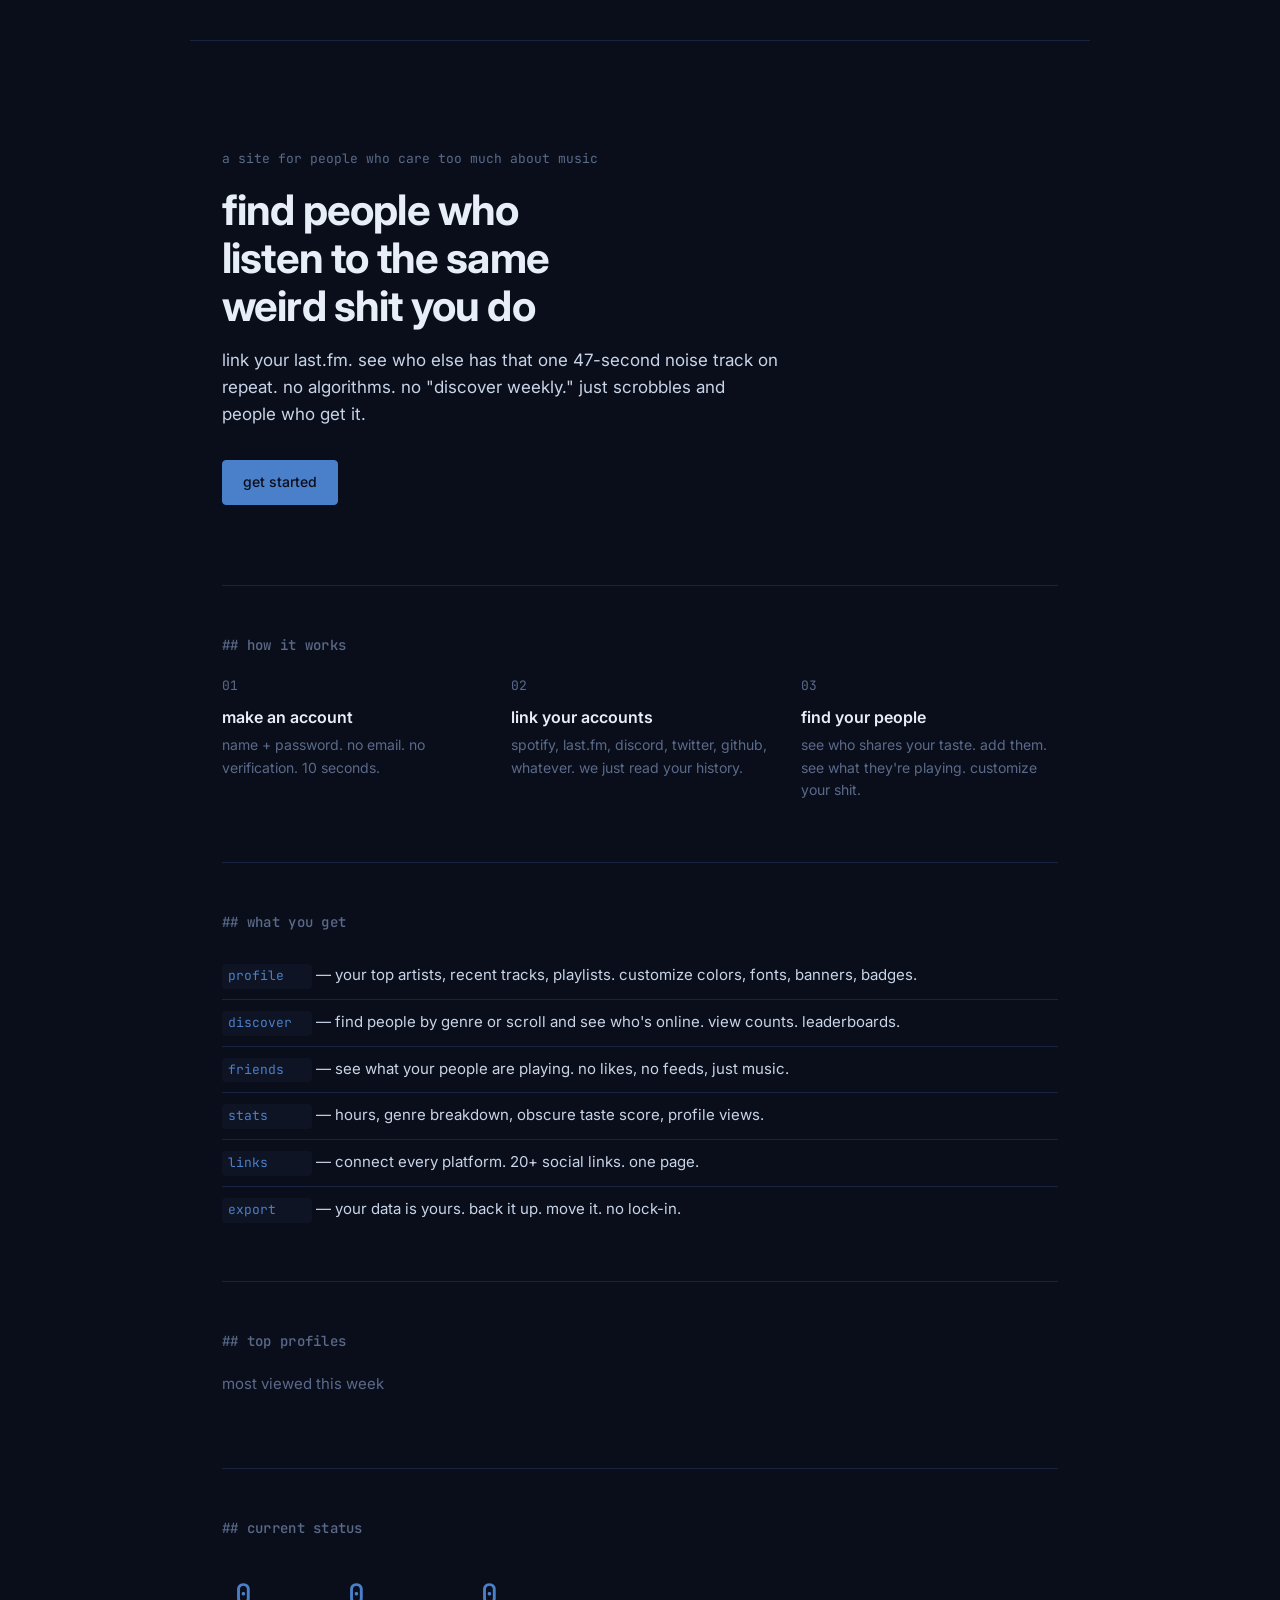
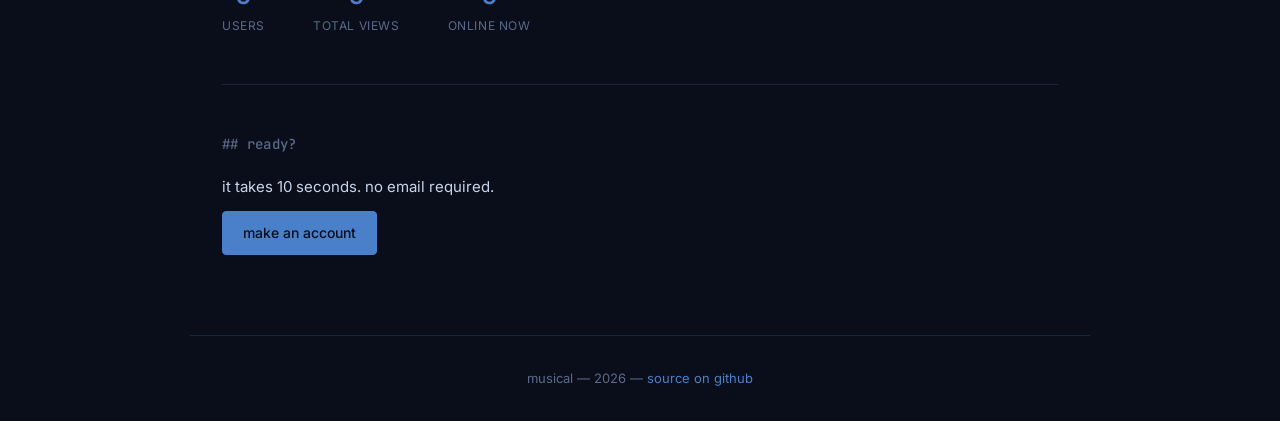
<file: index.html>
<!DOCTYPE html>
<html lang="en">
<head>
  <meta charset="UTF-8">
  <meta name="viewport" content="width=device-width, initial-scale=1.0">
  <title>musical</title>
  <link href="https://fonts.googleapis.com/css2?family=Inter:wght@400;500;600;700;800;900&family=JetBrains+Mono:wght@400;500&family=Space+Grotesk:wght@400;500;600;700&family=Playfair+Display:wght@400;500;600;700&family=Bebas+Neue&family=Creepster&display=swap" rel="stylesheet">
  <link rel="stylesheet" href="https://cdnjs.cloudflare.com/ajax/libs/font-awesome/6.5.1/css/all.min.css">
  <style>
    :root { --bg: #0a0e1a; --bg-raised: #0f1424; --border: #1a2342; --text: #c8d4e8; --text-bright: #e8eef8; --text-muted: #5a6a8a; --accent: #4a7fc9; --accent-hover: #5a90e0; --radius: 4px; --font: 'Inter',-apple-system,sans-serif; --font-mono: 'JetBrains Mono',monospace; }
    * { margin: 0; padding: 0; box-sizing: border-box; }
    html { scroll-behavior: smooth; }
    body { font-family: var(--font); background: var(--bg); color: var(--text); line-height: 1.6; font-size: 15px; -webkit-font-smoothing: antialiased; }
    .nav { display: flex; align-items: center; justify-content: space-between; padding: 20px 32px; border-bottom: 1px solid var(--border); max-width: 900px; margin: 0 auto; }
    .nav-logo { font-family: var(--font-mono); font-size: 16px; font-weight: 500; color: var(--text-bright); text-decoration: none; letter-spacing: -0.02em; }
    .nav-logo:hover { color: var(--accent); }
    .nav-links { display: flex; align-items: center; gap: 24px; }
    .nav-links a { color: var(--text-muted); text-decoration: none; font-size: 14px; transition: color .15s; }
    .nav-links a:hover, .nav-links a.active { color: var(--text); }
    .nav-user { display: flex; align-items: center; gap: 10px; text-decoration: none; }
    .nav-avatar { width: 30px; height: 30px; border-radius: 50%; background: var(--bg-raised); border: 1px solid var(--border); display: flex; align-items: center; justify-content: center; font-family: var(--font-mono); font-size: 12px; color: var(--accent); overflow: hidden; }
    .nav-avatar img { width: 100%; height: 100%; object-fit: cover; }
    .container { max-width: 900px; margin: 0 auto; padding: 48px 32px 80px; }
    h1 { font-size: 42px; font-weight: 700; color: var(--text-bright); line-height: 1.15; letter-spacing: -0.02em; margin-bottom: 16px; }
    h2 { font-family: var(--font-mono); font-size: 14px; font-weight: 500; color: var(--text-muted); text-transform: lowercase; margin-bottom: 20px; letter-spacing: 0.02em; }
    h3 { font-size: 16px; font-weight: 600; color: var(--text-bright); margin-bottom: 4px; }
    p { margin-bottom: 12px; max-width: 640px; }
    .muted { color: var(--text-muted); }
    .lead { font-size: 17px; line-height: 1.6; color: var(--text); max-width: 560px; }
    a { color: var(--accent); text-decoration: none; }
    a:hover { text-decoration: underline; }
    code { font-family: var(--font-mono); font-size: 13px; background: var(--bg-raised); padding: 2px 6px; border-radius: var(--radius); color: var(--accent); }
    .hero { padding: 60px 0 80px; }
    .hero .muted { font-family: var(--font-mono); font-size: 13px; margin-bottom: 16px; }
    .hero-actions { display: flex; gap: 12px; margin-top: 32px; }
    .btn { display: inline-flex; align-items: center; justify-content: center; padding: 10px 20px; border-radius: var(--radius); font-size: 14px; font-weight: 500; cursor: pointer; transition: all .15s; border: 1px solid transparent; text-decoration: none; font-family: var(--font); background: transparent; }
    .btn-primary { background: var(--accent); color: var(--bg); border-color: var(--accent); }
    .btn-primary:hover { background: var(--accent-hover); border-color: var(--accent-hover); text-decoration: none; }
    .btn-secondary { background: transparent; color: var(--text); border-color: var(--border); }
    .btn-secondary:hover { border-color: var(--accent); color: var(--accent); text-decoration: none; }
    .btn-ghost { color: var(--text-muted); border-color: transparent; }
    .btn-ghost:hover { color: var(--text); text-decoration: none; }
    .btn-sm { padding: 6px 14px; font-size: 13px; }
    .section { padding: 48px 0; border-top: 1px solid var(--border); }
    .cta { padding-bottom: 0; }
    .steps { display: grid; grid-template-columns: repeat(3,1fr); gap: 32px; }
    .step-num { font-family: var(--font-mono); font-size: 13px; color: var(--text-muted); display: block; margin-bottom: 8px; }
    .step p { font-size: 14px; color: var(--text-muted); margin-top: 4px; }
    .feature-list { list-style: none; }
    .feature-list li { padding: 10px 0; border-bottom: 1px solid var(--border); font-size: 15px; }
    .feature-list li:last-child { border-bottom: none; }
    .feature-list code { display: inline-block; min-width: 90px; }
    .stats-bar { display: flex; gap: 48px; margin-top: 32px; }
    .stat-item { text-align: center; }
    .stat-item .num { font-family: var(--font-mono); font-size: 28px; font-weight: 500; color: var(--accent); }
    .stat-item .label { font-size: 12px; color: var(--text-muted); text-transform: uppercase; letter-spacing: 0.05em; }
    .top-profiles { display: grid; grid-template-columns: repeat(3, 1fr); gap: 16px; margin-top: 24px; }
    .top-profile-card { background: var(--bg-raised); border: 1px solid var(--border); border-radius: var(--radius); padding: 20px; cursor: pointer; transition: all .15s; text-decoration: none; color: var(--text); }
    .top-profile-card:hover { border-color: var(--accent); transform: translateY(-2px); }
    .top-profile-card .avatar { width: 48px; height: 48px; border-radius: 50%; background: var(--bg); border: 1px solid var(--border); display: flex; align-items: center; justify-content: center; font-family: var(--font-mono); font-size: 18px; color: var(--accent); margin-bottom: 12px; overflow: hidden; }
    .top-profile-card .avatar img { width: 100%; height: 100%; object-fit: cover; }
    .top-profile-card .name { font-weight: 600; font-size: 14px; margin-bottom: 2px; }
    .top-profile-card .handle { font-size: 12px; color: var(--text-muted); }
    .top-profile-card .views { font-size: 12px; color: var(--text-muted); margin-top: 8px; }
    .badge-inline { font-size: 10px; padding: 1px 5px; border-radius: 3px; font-weight: 600; margin-left: 4px; vertical-align: middle; }
    .footer { max-width: 900px; margin: 0 auto; padding: 32px; border-top: 1px solid var(--border); text-align: center; }
    .footer p { font-size: 13px; color: var(--text-muted); margin: 0 auto; }
    .toast-container { position: fixed; bottom: 24px; right: 24px; z-index: 1000; display: flex; flex-direction: column; gap: 8px; }
    .toast { background: var(--bg-raised); border: 1px solid var(--border); border-radius: var(--radius); padding: 12px 18px; font-size: 13px; box-shadow: 0 4px 20px rgba(0,0,0,0.4); animation: slideIn .2s ease; }
    @keyframes slideIn { from { transform: translateX(20px); opacity: 0; } to { transform: translateX(0); opacity: 1; } }
    @media (max-width: 768px) { .nav { padding: 16px 20px; } .container { padding: 32px 20px 60px; } h1 { font-size: 32px; } .steps { grid-template-columns: 1fr; } .hero-actions { flex-direction: column; } .top-profiles { grid-template-columns: 1fr; } .stats-bar { flex-wrap: wrap; gap: 24px; } }
  </style>
</head>
<body>
  <nav class="nav" id="navbar"></nav>
  <main class="container">
    <section class="hero">
      <p class="muted">a site for people who care too much about music</p>
      <h1>find people who<br>listen to the same<br>weird shit you do</h1>
      <p class="lead">link your last.fm. see who else has that one 47-second noise track on repeat. no algorithms. no "discover weekly." just scrobbles and people who get it.</p>
      <div class="hero-actions" id="hero-actions"><a href="login.html" class="btn btn-primary">get started</a></div>
    </section>
    <section class="section">
      <h2>## how it works</h2>
      <div class="steps">
        <div class="step"><span class="step-num">01</span><h3>make an account</h3><p>name + password. no email. no verification. 10 seconds.</p></div>
        <div class="step"><span class="step-num">02</span><h3>link your accounts</h3><p>spotify, last.fm, discord, twitter, github, whatever. we just read your history.</p></div>
        <div class="step"><span class="step-num">03</span><h3>find your people</h3><p>see who shares your taste. add them. see what they're playing. customize your shit.</p></div>
      </div>
    </section>
    <section class="section">
      <h2>## what you get</h2>
      <ul class="feature-list">
        <li><code>profile</code> — your top artists, recent tracks, playlists. customize colors, fonts, banners, badges.</li>
        <li><code>discover</code> — find people by genre or scroll and see who's online. view counts. leaderboards.</li>
        <li><code>friends</code> — see what your people are playing. no likes, no feeds, just music.</li>
        <li><code>stats</code> — hours, genre breakdown, obscure taste score, profile views.</li>
        <li><code>links</code> — connect every platform. 20+ social links. one page.</li>
        <li><code>export</code> — your data is yours. back it up. move it. no lock-in.</li>
      </ul>
    </section>
    <section class="section">
      <h2>## top profiles</h2>
      <p class="muted">most viewed this week</p>
      <div class="top-profiles" id="top-profiles"></div>
    </section>
    <section class="section">
      <h2>## current status</h2>
      <div class="stats-bar" id="site-stats">
        <div class="stat-item"><div class="num" id="stat-users">0</div><div class="label">users</div></div>
        <div class="stat-item"><div class="num" id="stat-views">0</div><div class="label">total views</div></div>
        <div class="stat-item"><div class="num" id="stat-online">0</div><div class="label">online now</div></div>
      </div>
    </section>
    <section class="section cta"><h2>## ready?</h2><p>it takes 10 seconds. no email required.</p><a href="login.html" class="btn btn-primary" id="cta-btn">make an account</a></section>
  </main>
  <footer class="footer"><p>musical — 2026 — <a href="https://github.com/codebasehq1337/musical">source on github</a></p></footer>
  <script src="app.js"></script>
  <script>
    APP.renderNav();
    const session = APP.getSession();
    if (session) {
      document.getElementById('hero-actions').innerHTML = '<a href="discover.html" class="btn btn-primary">find people</a><a href="profile.html" class="btn btn-secondary">your profile</a>';
      document.getElementById('cta-btn').href = 'discover.html';
      document.getElementById('cta-btn').textContent = 'start discovering';
    }
    const accounts = APP.getAccounts().sort((a, b) => (b.views || 0) - (a.views || 0)).slice(0, 6);
    document.getElementById('top-profiles').innerHTML = accounts.map(u => `
      <a href="profile.html?id=${u.id}" class="top-profile-card">
        <div class="avatar" style="${u.avatar ? `background-image:url('${u.avatar}');background-size:cover;background-position:center;color:transparent;` : ''}">${u.avatar ? '' : u.name.charAt(0).toUpperCase()}</div>
        <div class="name">${u.name}${APP.renderBadgesInline(u.badges)}</div>
        <div class="handle">@${u.username}</div>
        <div class="views">${u.views || 0} views</div>
      </a>
    `).join('');
    document.getElementById('stat-users').textContent = APP.getAccounts().length;
    document.getElementById('stat-views').textContent = APP.getAccounts().reduce((s, u) => s + (u.views || 0), 0).toLocaleString();
    document.getElementById('stat-online').textContent = APP.getAccounts().filter(u => u.status === 'online').length;
  </script>
</body>
</html>
</file>
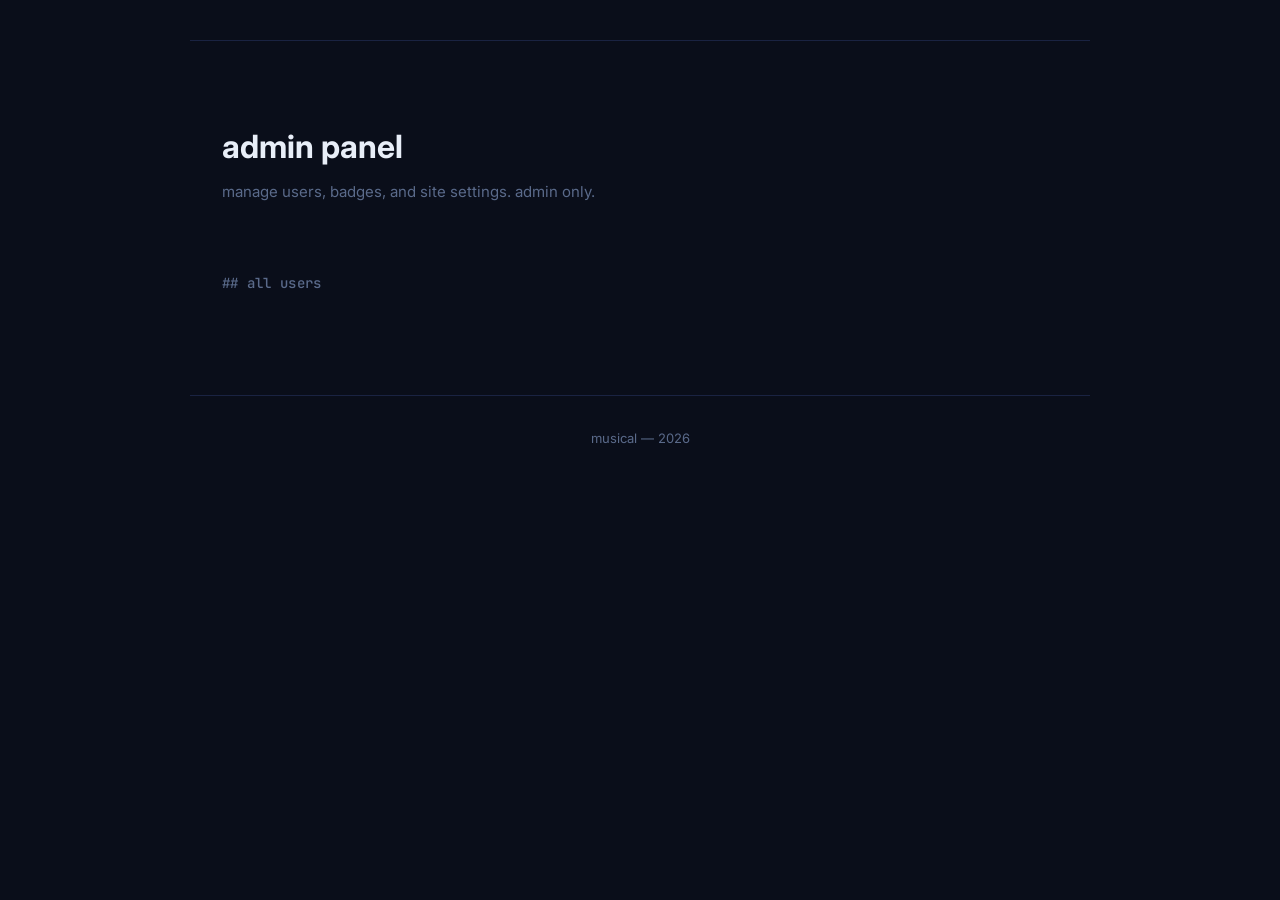
<file: admin.html>
<!DOCTYPE html>
<html lang="en">
<head>
  <meta charset="UTF-8">
  <meta name="viewport" content="width=device-width, initial-scale=1.0">
  <title>admin — musical</title>
  <link rel="stylesheet" href="https://cdnjs.cloudflare.com/ajax/libs/font-awesome/6.5.1/css/all.min.css">
  <style>
    @import url('https://fonts.googleapis.com/css2?family=Inter:wght@400;500;600;700&family=JetBrains+Mono:wght@400;500&display=swap');
    :root { --bg: #0a0e1a; --bg-raised: #0f1424; --border: #1a2342; --text: #c8d4e8; --text-bright: #e8eef8; --text-muted: #5a6a8a; --accent: #4a7fc9; --accent-hover: #5a90e0; --radius: 4px; --font: 'Inter',-apple-system,sans-serif; --font-mono: 'JetBrains Mono',monospace; }
    * { margin: 0; padding: 0; box-sizing: border-box; }
    body { font-family: var(--font); background: var(--bg); color: var(--text); line-height: 1.6; font-size: 15px; -webkit-font-smoothing: antialiased; }
    .nav { display: flex; align-items: center; justify-content: space-between; padding: 20px 32px; border-bottom: 1px solid var(--border); max-width: 900px; margin: 0 auto; }
    .nav-logo { font-family: var(--font-mono); font-size: 16px; font-weight: 500; color: var(--text-bright); text-decoration: none; }
    .nav-links { display: flex; align-items: center; gap: 24px; }
    .nav-links a { color: var(--text-muted); text-decoration: none; font-size: 14px; transition: color .15s; }
    .nav-links a:hover, .nav-links a.active { color: var(--text); }
    .nav-user { display: flex; align-items: center; gap: 10px; text-decoration: none; }
    .nav-avatar { width: 30px; height: 30px; border-radius: 50%; background: var(--bg-raised); border: 1px solid var(--border); display: flex; align-items: center; justify-content: center; font-family: var(--font-mono); font-size: 12px; color: var(--accent); overflow: hidden; }
    .nav-avatar img { width: 100%; height: 100%; object-fit: cover; }
    .container { max-width: 900px; margin: 0 auto; padding: 48px 32px 80px; }
    h1 { font-size: 32px; font-weight: 700; color: var(--text-bright); margin-bottom: 8px; }
    h2 { font-family: var(--font-mono); font-size: 14px; font-weight: 500; color: var(--text-muted); text-transform: lowercase; margin-bottom: 20px; letter-spacing: 0.02em; }
    h3 { font-size: 15px; font-weight: 600; color: var(--text-bright); margin-bottom: 2px; }
    p { margin-bottom: 12px; max-width: 640px; }
    .muted { color: var(--text-muted); }
    .page-header { padding: 32px 0 24px; }
    .btn { display: inline-flex; align-items: center; justify-content: center; padding: 10px 20px; border-radius: var(--radius); font-size: 14px; font-weight: 500; cursor: pointer; transition: all .15s; border: 1px solid transparent; text-decoration: none; font-family: var(--font); background: transparent; }
    .btn-primary { background: var(--accent); color: var(--bg); border-color: var(--accent); }
    .btn-primary:hover { background: var(--accent-hover); text-decoration: none; }
    .btn-secondary { background: transparent; color: var(--text); border-color: var(--border); }
    .btn-secondary:hover { border-color: var(--accent); color: var(--accent); text-decoration: none; }
    .btn-sm { padding: 6px 14px; font-size: 13px; }
    .admin-stats { display: grid; grid-template-columns: repeat(3, 1fr); gap: 16px; margin-bottom: 32px; }
    .admin-stat { background: var(--bg-raised); border: 1px solid var(--border); border-radius: var(--radius); padding: 24px; text-align: center; }
    .admin-stat-num { font-family: var(--font-mono); font-size: 32px; font-weight: 500; color: var(--accent); }
    .admin-stat-label { font-size: 12px; color: var(--text-muted); text-transform: uppercase; letter-spacing: 0.05em; margin-top: 4px; }
    .admin-user-row { display: flex; align-items: center; justify-content: space-between; padding: 16px 20px; background: var(--bg-raised); border: 1px solid var(--border); border-radius: var(--radius); margin-bottom: 8px; transition: all .15s; }
    .admin-user-row:hover { border-color: var(--accent); }
    .admin-user-info { display: flex; align-items: center; gap: 8px; flex-wrap: wrap; }
    .admin-user-info strong { color: var(--text-bright); }
    .admin-user-meta { display: flex; align-items: center; gap: 16px; }
    .status-dot { width: 8px; height: 8px; border-radius: 50%; display: inline-block; }
    .status-dot.online { background: #22c55e; }
    .status-dot.idle { background: #f59e0b; }
    .status-dot.dnd { background: #ef4444; }
    .status-dot.offline { background: #6b7280; }
    .badge-inline { font-size: 10px; padding: 1px 5px; border-radius: 3px; font-weight: 600; margin-left: 4px; vertical-align: middle; }
    .modal-overlay { position: fixed; inset: 0; background: rgba(0,0,0,0.7); backdrop-filter: blur(10px); z-index: 2000; display: none; align-items: center; justify-content: center; padding: 16px; }
    .modal-overlay.active { display: flex; }
    .modal { background: var(--bg-raised); border: 1px solid var(--border); border-radius: var(--radius); width: 100%; max-width: 480px; padding: 32px; position: relative; max-height: 80vh; overflow-y: auto; }
    .modal h3 { font-size: 18px; margin-bottom: 20px; }
    .modal-close { position: absolute; top: 16px; right: 16px; background: none; border: none; color: var(--text-muted); font-size: 18px; cursor: pointer; }
    .form-group { margin-bottom: 16px; }
    .form-group label { display: block; font-size: 13px; color: var(--text-muted); margin-bottom: 6px; }
    .form-group input, .form-group select { width: 100%; padding: 10px 12px; background: var(--bg); border: 1px solid var(--border); border-radius: var(--radius); color: var(--text); font-family: var(--font); font-size: 14px; outline: none; }
    .form-group input:focus, .form-group select:focus { border-color: var(--accent); }
    .badge-editor { display: flex; flex-wrap: wrap; gap: 8px; margin-top: 8px; }
    .badge-checkbox { display: flex; align-items: center; gap: 6px; cursor: pointer; font-size: 13px; }
    .badge-checkbox input { width: auto; }
    .badge-checkbox span { padding: 4px 10px; border-radius: var(--radius); border: 1px solid; font-weight: 600; font-size: 11px; text-transform: uppercase; }
    .footer { max-width: 900px; margin: 0 auto; padding: 32px; border-top: 1px solid var(--border); text-align: center; }
    .footer p { font-size: 13px; color: var(--text-muted); margin: 0 auto; }
    .toast-container { position: fixed; bottom: 24px; right: 24px; z-index: 1000; display: flex; flex-direction: column; gap: 8px; }
    .toast { background: var(--bg-raised); border: 1px solid var(--border); border-radius: var(--radius); padding: 12px 18px; font-size: 13px; animation: slideIn .2s ease; }
    @keyframes slideIn { from { transform: translateX(20px); opacity: 0; } to { transform: translateX(0); opacity: 1; } }
    @media (max-width: 768px) { .nav { padding: 16px 20px; } .container { padding: 32px 20px 60px; } .admin-stats { grid-template-columns: 1fr; } .admin-user-row { flex-direction: column; align-items: flex-start; gap: 8px; } .admin-user-meta { width: 100%; justify-content: space-between; } }
  </style>
</head>
<body>
  <nav class="nav" id="navbar"></nav>
  <main class="container">
    <div class="page-header">
      <h1>admin panel</h1>
      <p class="muted">manage users, badges, and site settings. admin only.</p>
    </div>
    <div class="admin-stats" id="admin-stats"></div>
    <section>
      <h2>## all users</h2>
      <div id="admin-users"></div>
    </section>
  </main>
  <div class="modal-overlay" id="admin-modal">
    <div class="modal">
      <button class="modal-close" onclick="document.getElementById('admin-modal').classList.remove('active')"><i class="fas fa-times"></i></button>
      <div id="admin-modal-content"></div>
    </div>
  </div>
  <footer class="footer"><p>musical — 2026</p></footer>
  <script src="app.js"></script>
  <script>APP.requireAuth(); APP.renderNav(); APP.renderAdmin();</script>
</body>
</html>
</file>
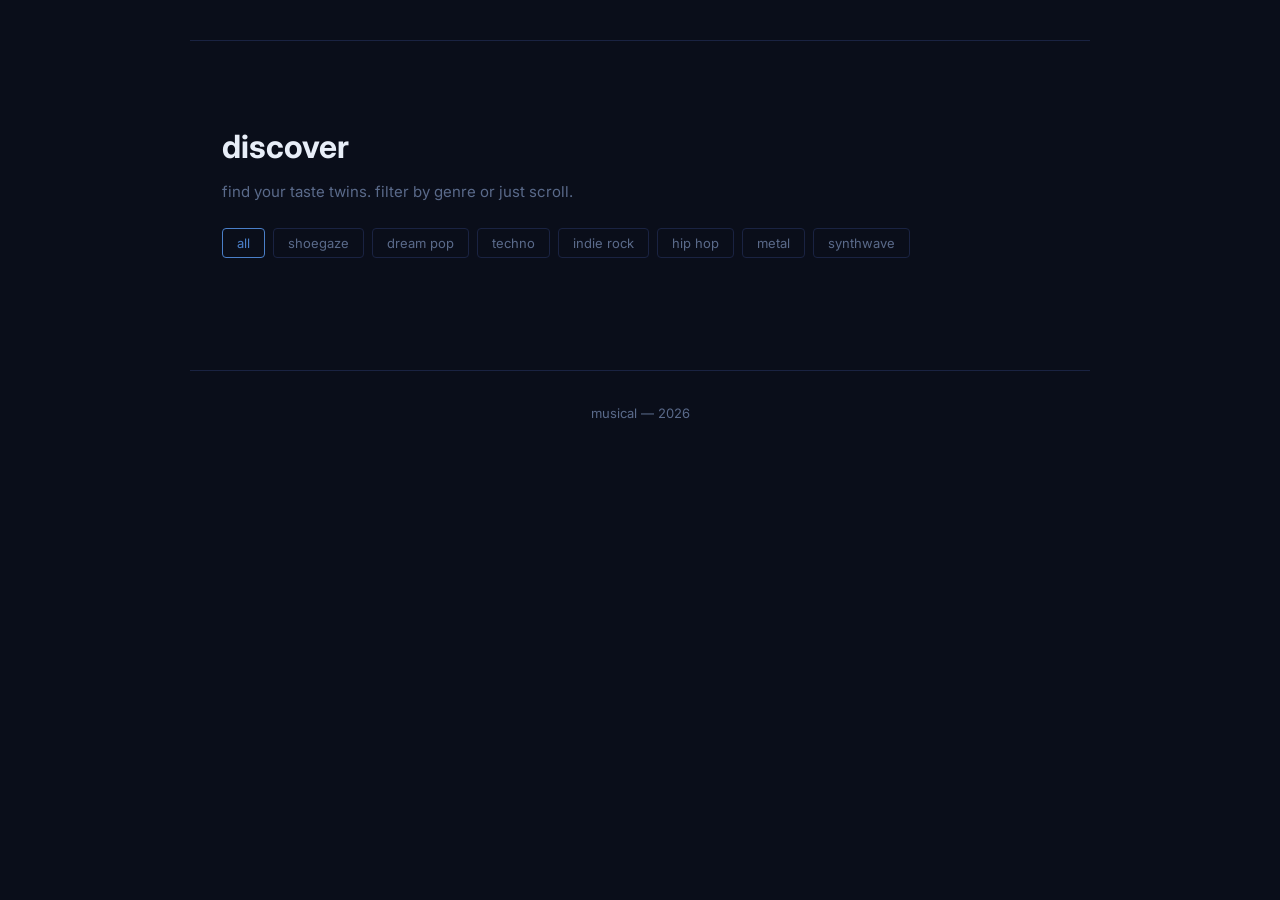
<file: discover.html>
<!DOCTYPE html>
<html lang="en">
<head>
  <meta charset="UTF-8">
  <meta name="viewport" content="width=device-width, initial-scale=1.0">
  <title>discover — musical</title>
  <link rel="stylesheet" href="https://cdnjs.cloudflare.com/ajax/libs/font-awesome/6.5.1/css/all.min.css">
  <style>
    @import url('https://fonts.googleapis.com/css2?family=Inter:wght@400;500;600;700&family=JetBrains+Mono:wght@400;500&display=swap');
    :root { --bg: #0a0e1a; --bg-raised: #0f1424; --border: #1a2342; --text: #c8d4e8; --text-bright: #e8eef8; --text-muted: #5a6a8a; --accent: #4a7fc9; --accent-hover: #5a90e0; --radius: 4px; --font: 'Inter',-apple-system,sans-serif; --font-mono: 'JetBrains Mono',monospace; }
    * { margin: 0; padding: 0; box-sizing: border-box; }
    body { font-family: var(--font); background: var(--bg); color: var(--text); line-height: 1.6; font-size: 15px; -webkit-font-smoothing: antialiased; }
    .nav { display: flex; align-items: center; justify-content: space-between; padding: 20px 32px; border-bottom: 1px solid var(--border); max-width: 900px; margin: 0 auto; }
    .nav-logo { font-family: var(--font-mono); font-size: 16px; font-weight: 500; color: var(--text-bright); text-decoration: none; }
    .nav-links { display: flex; align-items: center; gap: 24px; }
    .nav-links a { color: var(--text-muted); text-decoration: none; font-size: 14px; transition: color .15s; }
    .nav-links a:hover, .nav-links a.active { color: var(--text); }
    .nav-user { display: flex; align-items: center; gap: 10px; text-decoration: none; }
    .nav-avatar { width: 30px; height: 30px; border-radius: 50%; background: var(--bg-raised); border: 1px solid var(--border); display: flex; align-items: center; justify-content: center; font-family: var(--font-mono); font-size: 12px; color: var(--accent); overflow: hidden; }
    .nav-avatar img { width: 100%; height: 100%; object-fit: cover; }
    .container { max-width: 900px; margin: 0 auto; padding: 48px 32px 80px; }
    h1 { font-size: 32px; font-weight: 700; color: var(--text-bright); margin-bottom: 8px; }
    .muted { color: var(--text-muted); }
    .page-header { padding: 32px 0 24px; }
    .filters { display: flex; flex-wrap: wrap; gap: 8px; margin-bottom: 32px; }
    .filter { padding: 6px 14px; border-radius: var(--radius); border: 1px solid var(--border); background: transparent; color: var(--text-muted); font-size: 13px; font-family: var(--font); cursor: pointer; transition: all .15s; }
    .filter:hover, .filter.active { border-color: var(--accent); color: var(--accent); }
    .user-list { display: flex; flex-direction: column; gap: 1px; background: var(--border); border-radius: var(--radius); overflow: hidden; }
    .user-row { display: flex; align-items: center; gap: 16px; padding: 16px 20px; background: var(--bg); transition: background .15s; }
    .user-row:hover { background: var(--bg-raised); }
    .user-avatar { width: 40px; height: 40px; border-radius: 50%; background: var(--bg-raised); border: 1px solid var(--border); display: flex; align-items: center; justify-content: center; font-family: var(--font-mono); font-size: 14px; font-weight: 500; color: var(--accent); flex-shrink: 0; text-decoration: none; overflow: hidden; }
    .user-avatar img { width: 100%; height: 100%; object-fit: cover; }
    .user-info { flex: 1; min-width: 0; }
    .user-info h3 { font-size: 15px; margin-bottom: 2px; white-space: nowrap; overflow: hidden; text-overflow: ellipsis; }
    .user-info a { color: var(--text-bright); text-decoration: none; }
    .user-info a:hover { color: var(--accent); }
    .user-info p { font-size: 13px; color: var(--text-muted); margin: 0; }
    .user-meta { display: flex; align-items: center; gap: 16px; flex-shrink: 0; }
    .compatibility { font-family: var(--font-mono); font-size: 13px; color: var(--accent); }
    .now-playing { font-size: 13px; color: var(--text-muted); max-width: 200px; white-space: nowrap; overflow: hidden; text-overflow: ellipsis; }
    .btn { display: inline-flex; align-items: center; justify-content: center; padding: 10px 20px; border-radius: var(--radius); font-size: 14px; font-weight: 500; cursor: pointer; transition: all .15s; border: 1px solid transparent; text-decoration: none; font-family: var(--font); background: transparent; }
    .btn-primary { background: var(--accent); color: var(--bg); border-color: var(--accent); }
    .btn-primary:hover { background: var(--accent-hover); text-decoration: none; }
    .btn-ghost { color: var(--text-muted); border-color: transparent; }
    .btn-ghost:hover { color: var(--text); }
    .btn-sm { padding: 6px 14px; font-size: 13px; }
    .btn:disabled { opacity: 0.5; cursor: not-allowed; }
    .badge-inline { font-size: 10px; padding: 1px 5px; border-radius: 3px; font-weight: 600; margin-left: 4px; vertical-align: middle; }
    .footer { max-width: 900px; margin: 0 auto; padding: 32px; border-top: 1px solid var(--border); text-align: center; }
    .footer p { font-size: 13px; color: var(--text-muted); margin: 0 auto; }
    .toast-container { position: fixed; bottom: 24px; right: 24px; z-index: 1000; display: flex; flex-direction: column; gap: 8px; }
    .toast { background: var(--bg-raised); border: 1px solid var(--border); border-radius: var(--radius); padding: 12px 18px; font-size: 13px; animation: slideIn .2s ease; }
    @keyframes slideIn { from { transform: translateX(20px); opacity: 0; } to { transform: translateX(0); opacity: 1; } }
    @media (max-width: 768px) { .nav { padding: 16px 20px; } .container { padding: 32px 20px 60px; } .user-row { flex-wrap: wrap; } .user-meta { width: 100%; margin-top: 8px; justify-content: space-between; } .now-playing { max-width: none; } }
  </style>
</head>
<body>
  <nav class="nav" id="navbar"></nav>
  <main class="container">
    <div class="page-header"><h1>discover</h1><p class="muted">find your taste twins. filter by genre or just scroll.</p></div>
    <div class="filters">
      <button class="filter active" data-filter="all">all</button>
      <button class="filter" data-filter="shoegaze">shoegaze</button>
      <button class="filter" data-filter="dream pop">dream pop</button>
      <button class="filter" data-filter="techno">techno</button>
      <button class="filter" data-filter="indie rock">indie rock</button>
      <button class="filter" data-filter="hip hop">hip hop</button>
      <button class="filter" data-filter="metal">metal</button>
      <button class="filter" data-filter="synthwave">synthwave</button>
    </div>
    <div class="user-list" id="discover-list"></div>
  </main>
  <footer class="footer"><p>musical — 2026</p></footer>
  <script src="app.js"></script>
  <script>APP.requireAuth(); APP.renderNav(); APP.initDiscover();</script>
</body>
</html>
</file>
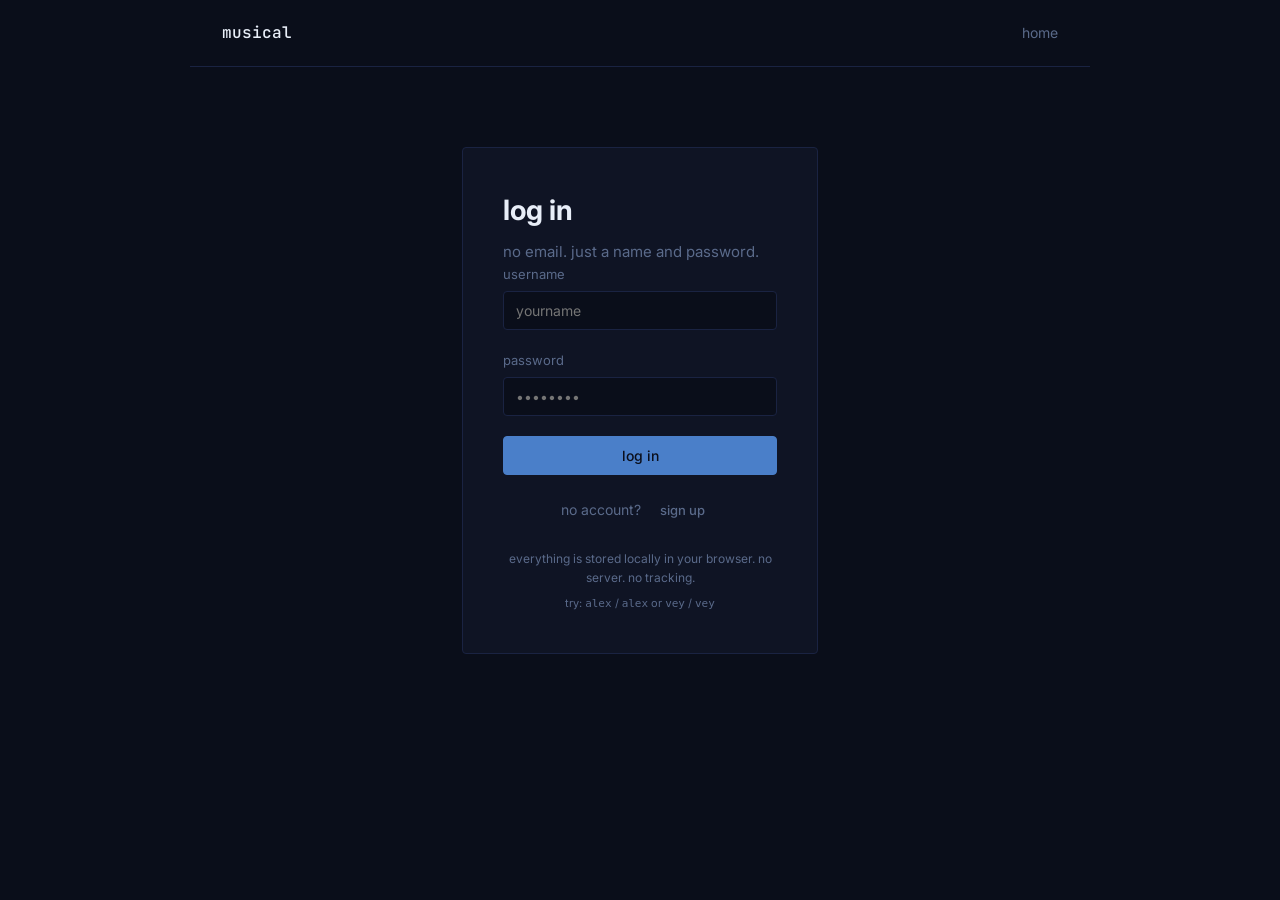
<file: login.html>
<!DOCTYPE html>
<html lang="en">
<head>
  <meta charset="UTF-8">
  <meta name="viewport" content="width=device-width, initial-scale=1.0">
  <title>login — musical</title>
  <style>
    @import url('https://fonts.googleapis.com/css2?family=Inter:wght@400;500;600;700&family=JetBrains+Mono:wght@400;500&display=swap');
    :root { --bg: #0a0e1a; --bg-raised: #0f1424; --border: #1a2342; --text: #c8d4e8; --text-bright: #e8eef8; --text-muted: #5a6a8a; --accent: #4a7fc9; --accent-hover: #5a90e0; --radius: 4px; --font: 'Inter',-apple-system,sans-serif; --font-mono: 'JetBrains Mono',monospace; }
    * { margin: 0; padding: 0; box-sizing: border-box; }
    body { font-family: var(--font); background: var(--bg); color: var(--text); line-height: 1.6; font-size: 15px; -webkit-font-smoothing: antialiased; }
    .nav { display: flex; align-items: center; justify-content: space-between; padding: 20px 32px; border-bottom: 1px solid var(--border); max-width: 900px; margin: 0 auto; }
    .nav-logo { font-family: var(--font-mono); font-size: 16px; font-weight: 500; color: var(--text-bright); text-decoration: none; }
    .nav-links { display: flex; gap: 24px; }
    .nav-links a { color: var(--text-muted); text-decoration: none; font-size: 14px; transition: color .15s; }
    .nav-links a:hover { color: var(--text); }
    .container { max-width: 420px; margin: 0 auto; padding: 80px 32px; }
    h1 { font-size: 28px; font-weight: 700; color: var(--text-bright); margin-bottom: 8px; }
    .muted { color: var(--text-muted); }
    .btn { display: inline-flex; align-items: center; justify-content: center; padding: 10px 20px; border-radius: var(--radius); font-size: 14px; font-weight: 500; cursor: pointer; transition: all .15s; border: 1px solid transparent; text-decoration: none; font-family: var(--font); background: transparent; }
    .btn-primary { background: var(--accent); color: var(--bg); border-color: var(--accent); }
    .btn-primary:hover { background: var(--accent-hover); text-decoration: none; }
    .btn-ghost { color: var(--text-muted); border-color: transparent; }
    .btn-ghost:hover { color: var(--text); }
    .btn-sm { padding: 6px 14px; font-size: 13px; }
    .auth-box { background: var(--bg-raised); border: 1px solid var(--border); border-radius: var(--radius); padding: 40px; }
    .auth-toggle { margin-top: 20px; text-align: center; font-size: 14px; color: var(--text-muted); }
    .form-group { margin-bottom: 20px; }
    label { display: block; font-size: 13px; color: var(--text-muted); margin-bottom: 6px; }
    input { width: 100%; padding: 10px 12px; background: var(--bg); border: 1px solid var(--border); border-radius: var(--radius); color: var(--text); font-family: var(--font); font-size: 14px; outline: none; }
    input:focus { border-color: var(--accent); }
    .toast-container { position: fixed; bottom: 24px; right: 24px; z-index: 1000; display: flex; flex-direction: column; gap: 8px; }
    .toast { background: var(--bg-raised); border: 1px solid var(--border); border-radius: var(--radius); padding: 12px 18px; font-size: 13px; animation: slideIn .2s ease; }
    @keyframes slideIn { from { transform: translateX(20px); opacity: 0; } to { transform: translateX(0); opacity: 1; } }
    @media (max-width: 768px) { .auth-box { padding: 24px; } .nav { padding: 16px 20px; } }
  </style>
</head>
<body>
  <nav class="nav">
    <a href="index.html" class="nav-logo">musical</a>
    <div class="nav-links"><a href="index.html">home</a></div>
  </nav>
  <main class="container">
    <div class="auth-box">
      <h1 id="auth-title">log in</h1>
      <p class="muted" id="auth-sub">no email. just a name and password.</p>
      <form id="auth-form" onsubmit="return false;">
        <div class="form-group"><label>username</label><input type="text" id="auth-user" placeholder="yourname" autocomplete="off"></div>
        <div class="form-group"><label>password</label><input type="password" id="auth-pass" placeholder="••••••••"></div>
        <div class="form-group" id="confirm-group" style="display: none;"><label>confirm password</label><input type="password" id="auth-confirm" placeholder="••••••••"></div>
        <button type="submit" class="btn btn-primary" style="width: 100%;" id="auth-btn">log in</button>
      </form>
      <p class="auth-toggle"><span id="auth-toggle-text">no account?</span> <button class="btn btn-ghost btn-sm" id="auth-toggle" onclick="APP.toggleAuth()">sign up</button></p>
      <p class="muted" style="font-size: 12px; margin-top: 24px; text-align: center;">everything is stored locally in your browser. no server. no tracking.</p>
      <p class="muted" style="font-size: 11px; margin-top: 8px; text-align: center;">try: <code>alex</code> / <code>alex</code> or <code>vey</code> / <code>vey</code></p>
    </div>
  </main>
  <script src="app.js"></script>
  <script>APP.initAuthPage();</script>
</body>
</html>
</file>
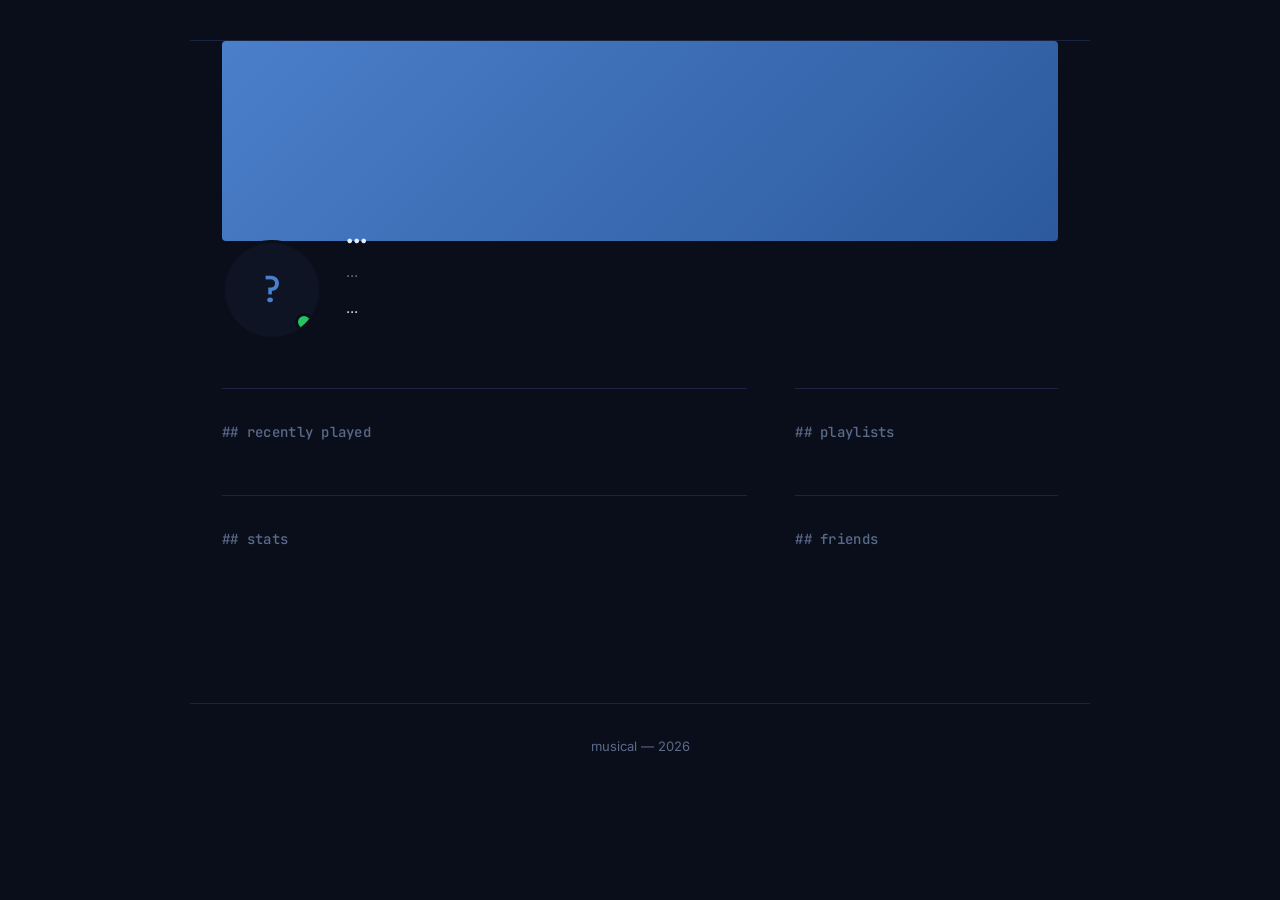
<file: profile.html>
<!DOCTYPE html>
<html lang="en">
<head>
  <meta charset="UTF-8">
  <meta name="viewport" content="width=device-width, initial-scale=1.0">
  <title>profile — musical</title>
  <link href="https://fonts.googleapis.com/css2?family=Inter:wght@400;500;600;700&family=JetBrains+Mono:wght@400;500&family=Space+Grotesk:wght@400;500;600;700&family=Playfair+Display:wght@400;500;600;700&family=Bebas+Neue&family=Creepster&display=swap" rel="stylesheet">
  <link rel="stylesheet" href="https://cdnjs.cloudflare.com/ajax/libs/font-awesome/6.5.1/css/all.min.css">
  <style>
    :root { --bg: #0a0e1a; --bg-raised: #0f1424; --border: #1a2342; --text: #c8d4e8; --text-bright: #e8eef8; --text-muted: #5a6a8a; --accent: #4a7fc9; --accent-hover: #5a90e0; --radius: 4px; --font: 'Inter',-apple-system,sans-serif; --font-mono: 'JetBrains Mono',monospace; }
    * { margin: 0; padding: 0; box-sizing: border-box; }
    body { font-family: var(--font); background: var(--bg); color: var(--text); line-height: 1.6; font-size: 15px; -webkit-font-smoothing: antialiased; }
    .nav { display: flex; align-items: center; justify-content: space-between; padding: 20px 32px; border-bottom: 1px solid var(--border); max-width: 900px; margin: 0 auto; }
    .nav-logo { font-family: var(--font-mono); font-size: 16px; font-weight: 500; color: var(--text-bright); text-decoration: none; }
    .nav-links { display: flex; align-items: center; gap: 24px; }
    .nav-links a { color: var(--text-muted); text-decoration: none; font-size: 14px; transition: color .15s; }
    .nav-links a:hover, .nav-links a.active { color: var(--text); }
    .nav-user { display: flex; align-items: center; gap: 10px; text-decoration: none; }
    .nav-avatar { width: 30px; height: 30px; border-radius: 50%; background: var(--bg-raised); border: 1px solid var(--border); display: flex; align-items: center; justify-content: center; font-family: var(--font-mono); font-size: 12px; color: var(--accent); overflow: hidden; }
    .nav-avatar img { width: 100%; height: 100%; object-fit: cover; }
    .container { max-width: 900px; margin: 0 auto; padding: 0 32px 80px; }
    h1 { font-size: 28px; font-weight: 700; color: var(--text-bright); margin-bottom: 4px; }
    h2 { font-family: var(--font-mono); font-size: 14px; font-weight: 500; color: var(--text-muted); text-transform: lowercase; margin-bottom: 20px; letter-spacing: 0.02em; }
    h3 { font-size: 16px; font-weight: 600; color: var(--text-bright); margin-bottom: 4px; }
    p { margin-bottom: 12px; }
    .muted { color: var(--text-muted); }
    .btn { display: inline-flex; align-items: center; justify-content: center; padding: 10px 20px; border-radius: var(--radius); font-size: 14px; font-weight: 500; cursor: pointer; transition: all .15s; border: 1px solid transparent; text-decoration: none; font-family: var(--font); background: transparent; }
    .btn-primary { background: var(--accent); color: var(--bg); border-color: var(--accent); }
    .btn-primary:hover { background: var(--accent-hover); text-decoration: none; }
    .btn-secondary { background: transparent; color: var(--text); border-color: var(--border); }
    .btn-secondary:hover { border-color: var(--accent); color: var(--accent); text-decoration: none; }
    .btn-ghost { color: var(--text-muted); border-color: transparent; }
    .btn-ghost:hover { color: var(--text); }
    .btn-sm { padding: 6px 14px; font-size: 13px; }

    .profile-banner { width: 100%; height: 200px; background: linear-gradient(135deg, var(--accent), #2d5a9e); border-radius: var(--radius); margin-bottom: -50px; position: relative; overflow: hidden; }
    .profile-banner img { width: 100%; height: 100%; object-fit: cover; display: block; }
    .profile-top { display: flex; align-items: flex-end; gap: 24px; padding: 0 0 48px; position: relative; z-index: 1; }
    .profile-avatar-large { width: 100px; height: 100px; border-radius: 50%; background: var(--bg-raised); border: 3px solid var(--bg); display: flex; align-items: center; justify-content: center; font-family: var(--font-mono); font-size: 36px; font-weight: 500; color: var(--accent); flex-shrink: 0; position: relative; overflow: hidden; }
    .profile-avatar-large img { width: 100%; height: 100%; object-fit: cover; border-radius: 50%; display: block; }
    .status-dot { position: absolute; bottom: 6px; right: 6px; width: 18px; height: 18px; border-radius: 50%; border: 3px solid var(--bg); }
    .status-dot.online { background: #22c55e; }
    .status-dot.idle { background: #f59e0b; }
    .status-dot.dnd { background: #ef4444; }
    .status-dot.offline { background: #6b7280; }
    .profile-meta { flex: 1; padding-bottom: 8px; }
    .profile-meta h1 { display: flex; align-items: center; flex-wrap: wrap; gap: 6px; }
    .profile-actions { display: flex; gap: 8px; margin-top: 12px; }
    .badges-row { display: flex; flex-wrap: wrap; gap: 6px; margin-bottom: 8px; }
    .badge-block { font-size: 11px; padding: 3px 8px; border-radius: var(--radius); font-weight: 600; text-transform: uppercase; letter-spacing: 0.02em; }
    .connections { display: flex; flex-wrap: wrap; gap: 8px; margin-bottom: 12px; }
    .connection-badge { font-family: var(--font-mono); font-size: 11px; padding: 4px 10px; border-radius: var(--radius); border: 1px solid var(--border); color: var(--text-muted); text-decoration: none; transition: all .15s; }
    .connection-badge:hover { text-decoration: none; opacity: 0.8; }
    .connection-badge.spotify { color: #1db954; border-color: rgba(29,185,84,0.3); }
    .connection-badge.lastfm { color: #ff4444; border-color: rgba(255,68,68,0.3); }
    .connection-badge.discord { color: #5865f2; border-color: rgba(88,101,242,0.3); }
    .connection-badge i { margin-right: 4px; }
    .profile-grid { display: grid; grid-template-columns: 2fr 1fr; gap: 48px; }
    .section { padding: 32px 0; border-top: 1px solid var(--border); }
    .track-list { display: flex; flex-direction: column; }
    .track { display: flex; align-items: center; gap: 14px; padding: 12px 0; border-bottom: 1px solid var(--border); }
    .track:last-child { border-bottom: none; }
    .track-art { width: 40px; height: 40px; border-radius: var(--radius); background: var(--bg-raised); border: 1px solid var(--border); display: flex; align-items: center; justify-content: center; font-size: 14px; flex-shrink: 0; }
    .track-info { flex: 1; min-width: 0; }
    .track-info h4 { font-size: 14px; font-weight: 500; color: var(--text-bright); white-space: nowrap; overflow: hidden; text-overflow: ellipsis; }
    .track-info p { font-size: 13px; color: var(--text-muted); margin: 0; }
    .track-time { font-size: 12px; color: var(--text-muted); flex-shrink: 0; }
    .stats-grid { display: grid; grid-template-columns: repeat(3, 1fr); gap: 24px; }
    .stat-num { font-family: var(--font-mono); font-size: 24px; font-weight: 500; color: var(--text-bright); }
    .stat-label { font-size: 12px; color: var(--text-muted); margin-top: 4px; }
    .genre-tags { display: flex; flex-wrap: wrap; gap: 6px; }
    .tag { font-family: var(--font-mono); font-size: 12px; padding: 4px 10px; border-radius: var(--radius); background: var(--bg-raised); border: 1px solid var(--border); color: var(--text-muted); }
    .playlist-list { display: flex; flex-direction: column; gap: 1px; background: var(--border); border-radius: var(--radius); overflow: hidden; }
    .playlist { display: flex; align-items: center; gap: 12px; padding: 12px 16px; background: var(--bg); cursor: pointer; transition: background .15s; }
    .playlist:hover { background: var(--bg-raised); }
    .playlist-emoji { font-size: 18px; }
    .playlist-name { font-size: 14px; color: var(--text); }
    .playlist-count { margin-left: auto; font-family: var(--font-mono); font-size: 12px; color: var(--text-muted); }
    .friend-list { display: flex; flex-direction: column; gap: 12px; }
    .friend { display: flex; align-items: center; gap: 12px; }
    .friend-avatar { width: 32px; height: 32px; border-radius: 50%; background: var(--bg-raised); border: 1px solid var(--border); display: flex; align-items: center; justify-content: center; font-family: var(--font-mono); font-size: 12px; color: var(--accent); flex-shrink: 0; text-decoration: none; overflow: hidden; }
    .friend-avatar img { width: 100%; height: 100%; object-fit: cover; }
    .friend-name { font-size: 14px; font-weight: 500; color: var(--text-bright); text-decoration: none; }
    .friend-name:hover { color: var(--accent); }
    .friend-status { font-size: 12px; color: var(--text-muted); }
    .badge-inline { font-size: 10px; padding: 1px 5px; border-radius: 3px; font-weight: 600; margin-left: 4px; vertical-align: middle; }
    .footer { max-width: 900px; margin: 0 auto; padding: 32px; border-top: 1px solid var(--border); text-align: center; }
    .footer p { font-size: 13px; color: var(--text-muted); margin: 0 auto; }
    .toast-container { position: fixed; bottom: 24px; right: 24px; z-index: 1000; display: flex; flex-direction: column; gap: 8px; }
    .toast { background: var(--bg-raised); border: 1px solid var(--border); border-radius: var(--radius); padding: 12px 18px; font-size: 13px; animation: slideIn .2s ease; }
    @keyframes slideIn { from { transform: translateX(20px); opacity: 0; } to { transform: translateX(0); opacity: 1; } }
    @media (max-width: 768px) { .nav { padding: 16px 20px; } .container { padding: 0 20px 60px; } .profile-grid { grid-template-columns: 1fr; } .profile-top { flex-direction: column; align-items: center; text-align: center; } .stats-grid { grid-template-columns: repeat(2, 1fr); } .profile-banner { height: 120px; } }
  </style>
</head>
<body>
  <nav class="nav" id="navbar"></nav>
  <main class="container">
    <div class="profile-banner" id="p-banner"></div>
    <div class="profile-top">
      <div class="profile-avatar-large" id="p-avatar">?
        <div class="status-dot online" id="p-status"></div>
      </div>
      <div class="profile-meta">
        <div class="badges-row" id="p-badges"></div>
        <div class="connections" id="p-connections"></div>
        <h1 id="p-name">...</h1>
        <p id="p-handle" class="muted">...</p>
        <p id="p-bio">...</p>
        <div class="profile-actions" id="p-actions"></div>
      </div>
    </div>
    <div class="profile-grid">
      <div class="profile-main">
        <section class="section"><h2>## recently played</h2><div class="track-list" id="p-tracks"></div></section>
        <section class="section"><h2>## stats</h2><div class="stats-grid" id="p-stats"></div><div class="genre-tags" id="p-genres" style="margin-top: 20px;"></div></section>
      </div>
      <aside class="profile-side">
        <section class="section"><h2>## playlists</h2><div class="playlist-list" id="p-playlists"></div></section>
        <section class="section" id="friends-section"><h2>## friends</h2><div class="friend-list" id="p-friends"></div></section>
      </aside>
    </div>
  </main>
  <footer class="footer"><p>musical — 2026</p></footer>
  <script src="app.js"></script>
  <script>APP.renderNav(); APP.renderProfilePage();</script>
</body>
</html>
</file>
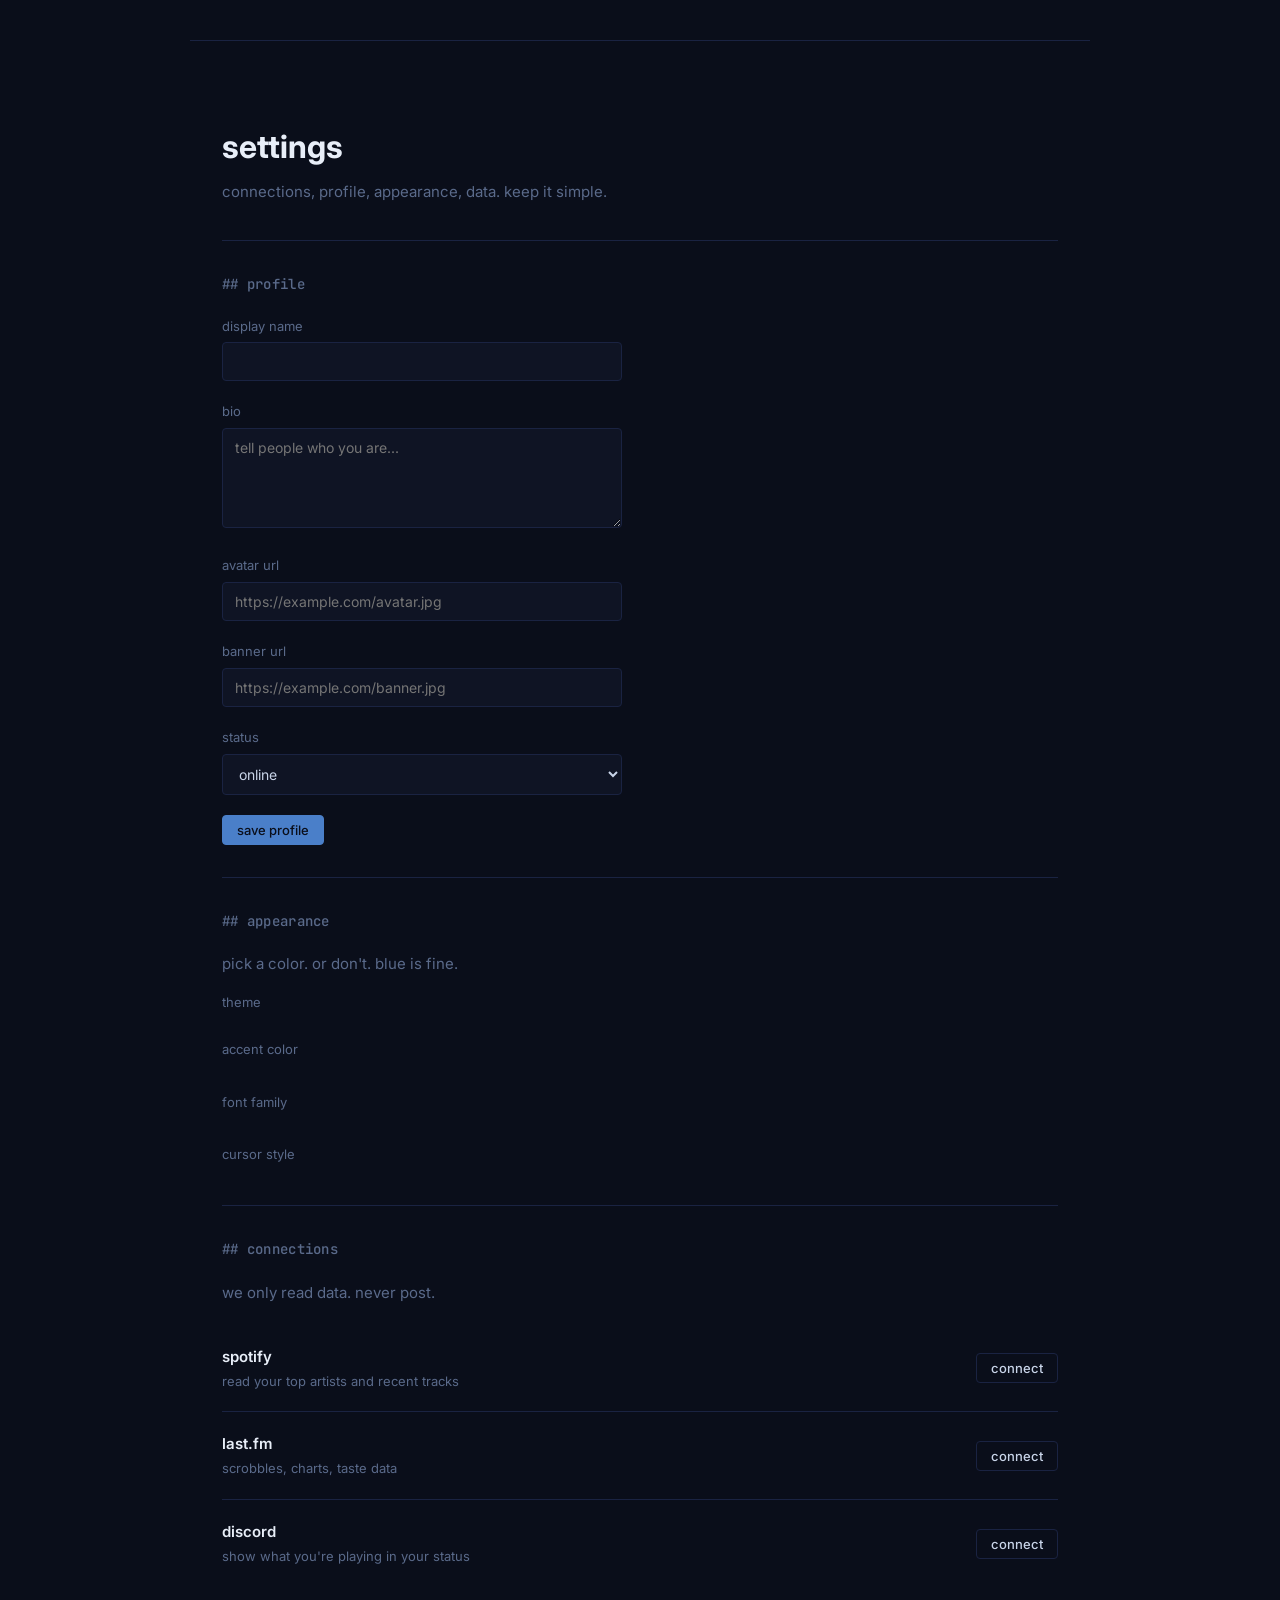
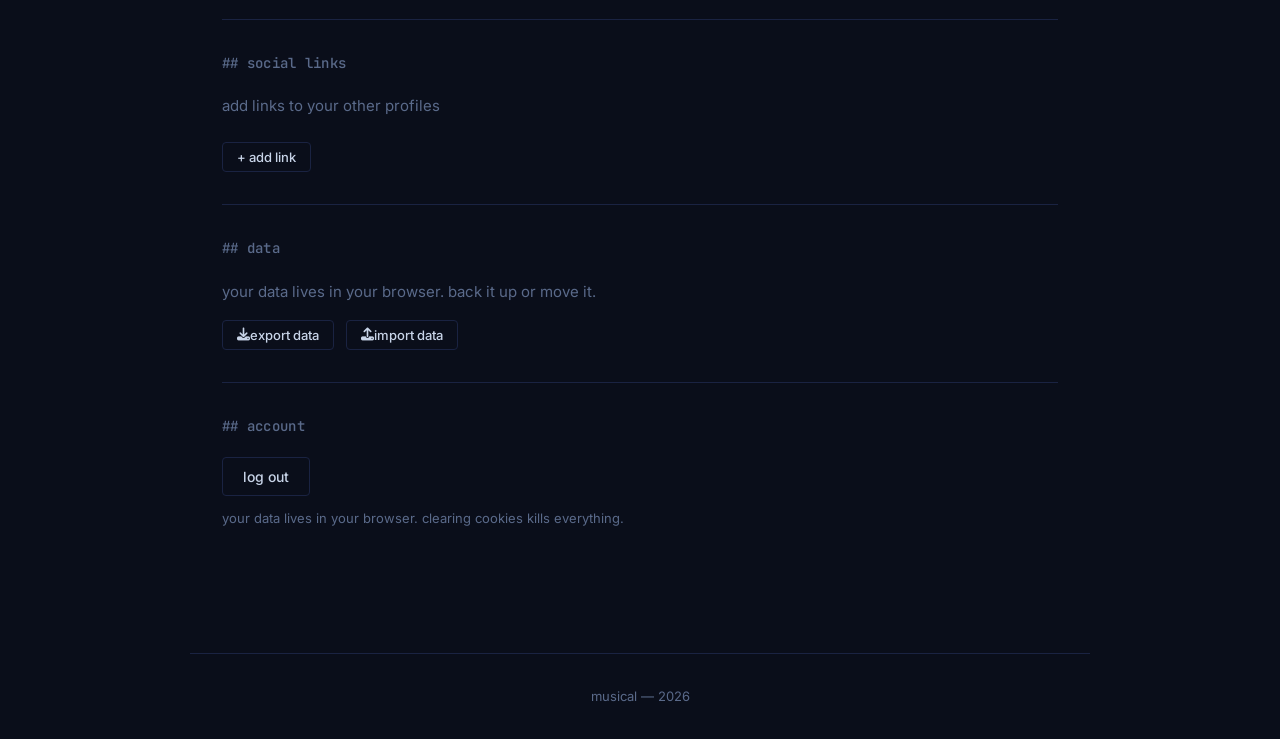
<file: settings.html>
<!DOCTYPE html>
<html lang="en">
<head>
  <meta charset="UTF-8">
  <meta name="viewport" content="width=device-width, initial-scale=1.0">
  <title>settings — musical</title>
  <link href="https://fonts.googleapis.com/css2?family=Inter:wght@400;500;600;700&family=JetBrains+Mono:wght@400;500&family=Space+Grotesk:wght@400;500;600;700&family=Playfair+Display:wght@400;500;600;700&family=Bebas+Neue&family=Creepster&display=swap" rel="stylesheet">
  <link rel="stylesheet" href="https://cdnjs.cloudflare.com/ajax/libs/font-awesome/6.5.1/css/all.min.css">
  <style>
    :root { --bg: #0a0e1a; --bg-raised: #0f1424; --border: #1a2342; --text: #c8d4e8; --text-bright: #e8eef8; --text-muted: #5a6a8a; --accent: #4a7fc9; --accent-hover: #5a90e0; --radius: 4px; --font: 'Inter',-apple-system,sans-serif; --font-mono: 'JetBrains Mono',monospace; }
    * { margin: 0; padding: 0; box-sizing: border-box; }
    body { font-family: var(--font); background: var(--bg); color: var(--text); line-height: 1.6; font-size: 15px; -webkit-font-smoothing: antialiased; }
    .nav { display: flex; align-items: center; justify-content: space-between; padding: 20px 32px; border-bottom: 1px solid var(--border); max-width: 900px; margin: 0 auto; }
    .nav-logo { font-family: var(--font-mono); font-size: 16px; font-weight: 500; color: var(--text-bright); text-decoration: none; }
    .nav-links { display: flex; align-items: center; gap: 24px; }
    .nav-links a { color: var(--text-muted); text-decoration: none; font-size: 14px; transition: color .15s; }
    .nav-links a:hover, .nav-links a.active { color: var(--text); }
    .nav-user { display: flex; align-items: center; gap: 10px; text-decoration: none; }
    .nav-avatar { width: 30px; height: 30px; border-radius: 50%; background: var(--bg-raised); border: 1px solid var(--border); display: flex; align-items: center; justify-content: center; font-family: var(--font-mono); font-size: 12px; color: var(--accent); overflow: hidden; }
    .nav-avatar img { width: 100%; height: 100%; object-fit: cover; }
    .container { max-width: 900px; margin: 0 auto; padding: 48px 32px 80px; }
    h1 { font-size: 32px; font-weight: 700; color: var(--text-bright); margin-bottom: 8px; }
    h2 { font-family: var(--font-mono); font-size: 14px; font-weight: 500; color: var(--text-muted); text-transform: lowercase; margin-bottom: 20px; letter-spacing: 0.02em; }
    h3 { font-size: 15px; font-weight: 600; color: var(--text-bright); margin-bottom: 2px; }
    p { margin-bottom: 12px; max-width: 640px; }
    .muted { color: var(--text-muted); }
    .page-header { padding: 32px 0 24px; }
    .section { padding: 32px 0; border-top: 1px solid var(--border); }
    .btn { display: inline-flex; align-items: center; justify-content: center; padding: 10px 20px; border-radius: var(--radius); font-size: 14px; font-weight: 500; cursor: pointer; transition: all .15s; border: 1px solid transparent; text-decoration: none; font-family: var(--font); background: transparent; }
    .btn-primary { background: var(--accent); color: var(--bg); border-color: var(--accent); }
    .btn-primary:hover { background: var(--accent-hover); text-decoration: none; }
    .btn-secondary { background: transparent; color: var(--text); border-color: var(--border); }
    .btn-secondary:hover { border-color: var(--accent); color: var(--accent); text-decoration: none; }
    .btn-ghost { color: var(--text-muted); border-color: transparent; }
    .btn-ghost:hover { color: var(--text); }
    .btn-sm { padding: 6px 14px; font-size: 13px; }
    .btn-danger { background: rgba(239,68,68,0.1); color: #ef4444; border-color: rgba(239,68,68,0.2); }
    .btn-danger:hover { background: rgba(239,68,68,0.2); }
    .connection-row { display: flex; align-items: center; justify-content: space-between; padding: 20px 0; border-bottom: 1px solid var(--border); }
    .connection-row:last-child { border-bottom: none; }
    .connection-row p { margin: 0; font-size: 13px; }
    .form-group { margin-bottom: 20px; max-width: 400px; }
    label { display: block; font-size: 13px; color: var(--text-muted); margin-bottom: 6px; }
    input[type="text"], select, textarea { width: 100%; padding: 10px 12px; background: var(--bg-raised); border: 1px solid var(--border); border-radius: var(--radius); color: var(--text); font-family: var(--font); font-size: 14px; outline: none; }
    input[type="text"]:focus, select:focus, textarea:focus { border-color: var(--accent); }
    textarea { min-height: 100px; resize: vertical; }
    .theme-picker { display: flex; gap: 10px; flex-wrap: wrap; }
    .theme-btn { width: 32px; height: 32px; border-radius: 50%; border: 2px solid transparent; cursor: pointer; transition: all .15s; }
    .theme-btn:hover { transform: scale(1.1); }
    .theme-btn.active { border-color: var(--text-bright); box-shadow: 0 0 0 2px var(--bg), 0 0 0 4px var(--text-bright); }
    .accent-picker { display: flex; gap: 8px; flex-wrap: wrap; margin-top: 8px; }
    .accent-btn { width: 28px; height: 28px; border-radius: 50%; border: 2px solid transparent; cursor: pointer; transition: all .15s; }
    .accent-btn:hover { transform: scale(1.1); }
    .accent-btn.active { border-color: var(--text-bright); box-shadow: 0 0 0 2px var(--bg), 0 0 0 4px var(--text-bright); }
    .font-picker { display: flex; gap: 8px; flex-wrap: wrap; margin-top: 8px; }
    .font-btn { padding: 8px 16px; border-radius: var(--radius); border: 1px solid var(--border); background: var(--bg-raised); color: var(--text-muted); font-size: 13px; cursor: pointer; transition: all .15s; }
    .font-btn:hover { border-color: var(--accent); color: var(--text); }
    .font-btn.active { border-color: var(--accent); color: var(--accent); background: rgba(74,127,201,0.1); }
    .cursor-picker { display: flex; gap: 8px; flex-wrap: wrap; margin-top: 8px; }
    .cursor-btn { padding: 8px 16px; border-radius: var(--radius); border: 1px solid var(--border); background: var(--bg-raised); color: var(--text-muted); font-size: 13px; cursor: pointer; transition: all .15s; }
    .cursor-btn:hover { border-color: var(--accent); color: var(--text); }
    .cursor-btn.active { border-color: var(--accent); color: var(--accent); background: rgba(74,127,201,0.1); }
    .link-row { display: grid; grid-template-columns: 1fr 2fr auto; gap: 8px; align-items: center; margin-bottom: 8px; }
    .link-row select { padding: 8px; }
    .link-row input { padding: 8px 10px; }
    .badge-editor { display: flex; flex-wrap: wrap; gap: 8px; margin-top: 8px; }
    .badge-checkbox { display: flex; align-items: center; gap: 6px; cursor: pointer; font-size: 13px; }
    .badge-checkbox input { width: auto; }
    .badge-checkbox span { padding: 4px 10px; border-radius: var(--radius); border: 1px solid; font-weight: 600; font-size: 11px; text-transform: uppercase; }
    .danger-zone { border: 1px solid rgba(239,68,68,0.2); border-radius: var(--radius); padding: 24px; background: rgba(239,68,68,0.05); margin-top: 24px; }
    .danger-zone h3 { color: #ef4444; margin-bottom: 12px; }
    .footer { max-width: 900px; margin: 0 auto; padding: 32px; border-top: 1px solid var(--border); text-align: center; }
    .footer p { font-size: 13px; color: var(--text-muted); margin: 0 auto; }
    .toast-container { position: fixed; bottom: 24px; right: 24px; z-index: 1000; display: flex; flex-direction: column; gap: 8px; }
    .toast { background: var(--bg-raised); border: 1px solid var(--border); border-radius: var(--radius); padding: 12px 18px; font-size: 13px; animation: slideIn .2s ease; }
    @keyframes slideIn { from { transform: translateX(20px); opacity: 0; } to { transform: translateX(0); opacity: 1; } }
    @media (max-width: 768px) { .nav { padding: 16px 20px; } .container { padding: 32px 20px 60px; } .link-row { grid-template-columns: 1fr; } }
  </style>
</head>
<body>
  <nav class="nav" id="navbar"></nav>
  <main class="container">
    <div class="page-header"><h1>settings</h1><p class="muted">connections, profile, appearance, data. keep it simple.</p></div>

    <section class="section">
      <h2>## profile</h2>
      <div class="form-group"><label>display name</label><input type="text" id="settings-name"></div>
      <div class="form-group"><label>bio</label><textarea id="settings-bio" placeholder="tell people who you are..."></textarea></div>
      <div class="form-group"><label>avatar url</label><input type="text" id="settings-avatar" placeholder="https://example.com/avatar.jpg"></div>
      <div class="form-group"><label>banner url</label><input type="text" id="settings-banner" placeholder="https://example.com/banner.jpg"></div>
      <div class="form-group"><label>status</label>
        <select id="settings-status">
          <option value="online">online</option>
          <option value="idle">idle</option>
          <option value="dnd">do not disturb</option>
          <option value="offline">offline</option>
        </select>
      </div>
      <button class="btn btn-primary btn-sm" onclick="APP.saveSettings()">save profile</button>
    </section>

    <section class="section">
      <h2>## appearance</h2>
      <p class="muted" style="margin-bottom: 16px;">pick a color. or don't. blue is fine.</p>
      <label>theme</label>
      <div class="theme-picker" id="theme-picker"></div>
      <div style="margin-top: 20px;">
        <label>accent color</label>
        <div class="accent-picker" id="accent-picker"></div>
      </div>
      <div style="margin-top: 24px;">
        <label>font family</label>
        <div class="font-picker" id="font-picker"></div>
      </div>
      <div style="margin-top: 24px;">
        <label>cursor style</label>
        <div class="cursor-picker" id="cursor-picker"></div>
      </div>
    </section>

    <section class="section">
      <h2>## connections</h2>
      <p class="muted" style="margin-bottom: 20px;">we only read data. never post.</p>
      <div class="connection-row"><div><h3>spotify</h3><p class="muted">read your top artists and recent tracks</p></div><button class="btn btn-secondary btn-sm" id="connect-spotify">connect</button></div>
      <div class="connection-row"><div><h3>last.fm</h3><p class="muted">scrobbles, charts, taste data</p></div><button class="btn btn-secondary btn-sm" id="connect-lastfm">connect</button></div>
      <div class="connection-row"><div><h3>discord</h3><p class="muted">show what you're playing in your status</p></div><button class="btn btn-secondary btn-sm" id="connect-discord">connect</button></div>
    </section>

    <section class="section">
      <h2>## social links</h2>
      <p class="muted" style="margin-bottom: 16px;">add links to your other profiles</p>
      <div id="links-editor"></div>
      <button class="btn btn-secondary btn-sm" style="margin-top: 8px;" onclick="APP.addLink()">+ add link</button>
    </section>

    <section class="section" id="badges-section" style="display:none;">
      <h2>## your badges</h2>
      <p class="muted" style="margin-bottom: 16px;">admin only — manage your badges</p>
      <div class="badge-editor" id="badge-editor"></div>
    </section>

    <section class="section">
      <h2>## data</h2>
      <p class="muted" style="margin-bottom: 16px;">your data lives in your browser. back it up or move it.</p>
      <div style="display: flex; gap: 12px; flex-wrap: wrap;">
        <button class="btn btn-secondary btn-sm" onclick="APP.exportData()"><i class="fas fa-download"></i> export data</button>
        <button class="btn btn-secondary btn-sm" onclick="document.getElementById('import-file').click()"><i class="fas fa-upload"></i> import data</button>
        <input type="file" id="import-file" style="display:none" accept=".json" onchange="APP.importData(this.files[0])">
      </div>
    </section>

    <section class="section">
      <h2>## account</h2>
      <button class="btn btn-secondary" onclick="APP.logout()">log out</button>
      <p class="muted" style="margin-top: 12px; font-size: 13px;">your data lives in your browser. clearing cookies kills everything.</p>
    </section>
  </main>
  <footer class="footer"><p>musical — 2026</p></footer>
  <script src="app.js"></script>
  <script>
    APP.requireAuth(); APP.renderNav(); APP.renderSettings();
    const me = APP.getMe();
    if (me && me.isAdmin) {
      document.getElementById('badges-section').style.display = 'block';
    }
  </script>
</body>
</html>
</file>
